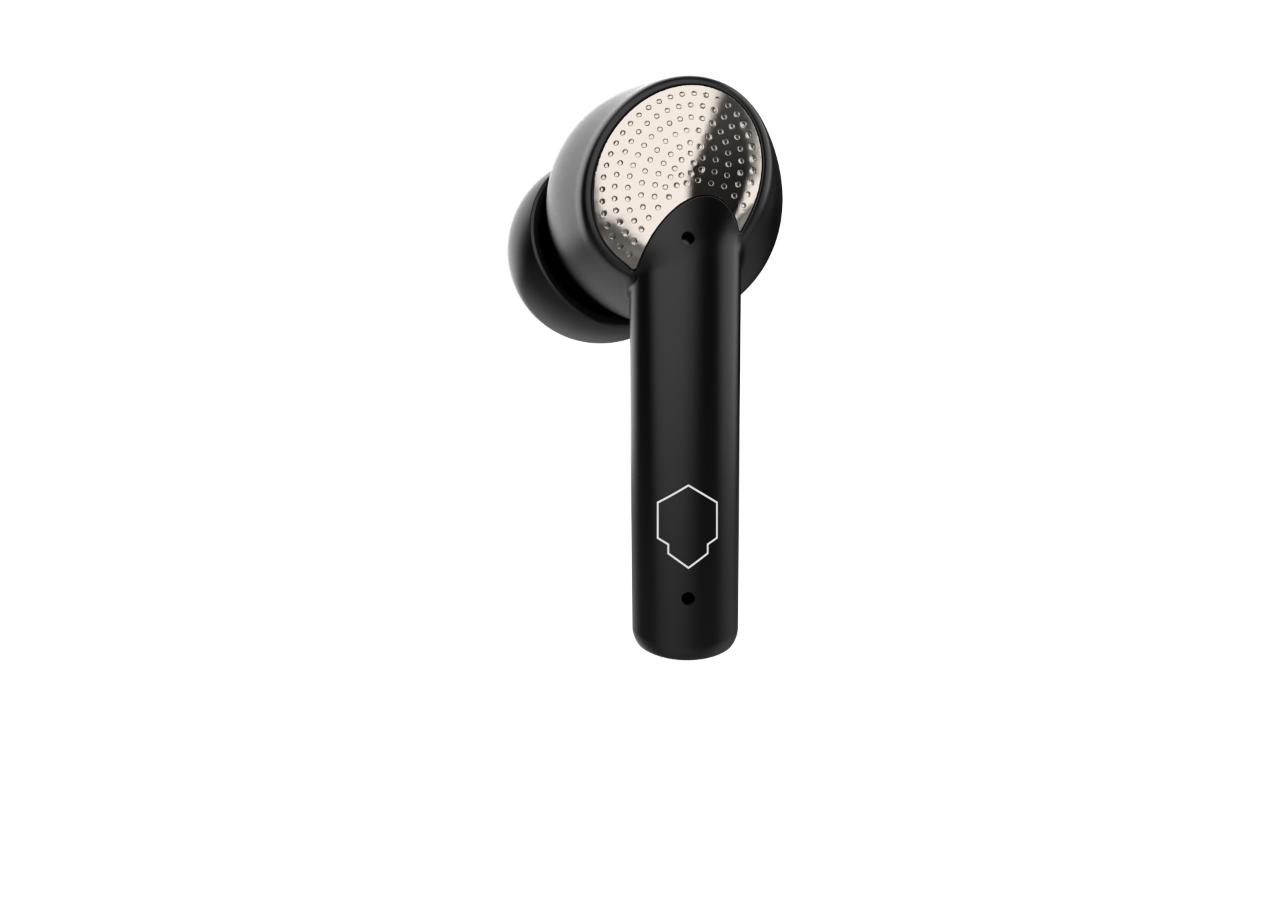
<file: earbud_logo.html>
<!--
  KeyShotXR
  (c) Copyright 2012-2017 Luxion ApS - All Rights Reserved.
-->

<!DOCTYPE html>
<html xmlns='http://www.w3.org/1999/xhtml'>
  <head>
    <meta http-equiv="X-UA-Compatible" content="IE=Edge"/>
    <meta http-equiv="Content-Type" content="text/html; charset=utf-8"/>
    <meta name="viewport" content="width=device-width, initial-scale=1, maximum-scale=1">
    <title>KeyShotXR</title>
    <style type="text/css">
      body { -ms-touch-action: none; }
    </style>
    <script type="text/javascript" src="earbud_logo/files/KeyShotXR.js"></script>
    <script type="text/javascript">
      var keyshotXR;

      function initKeyShotXR() {
        var nameOfDiv = "KeyShotXR";
        var folderName = "earbud_logo";
        var viewPortWidth = 1920;
        var viewPortHeight = 1080;
        var backgroundColor = "#FFFFFF";
        var uCount = 70;
        var vCount = 1;
        var uWrap = true;
        var vWrap = false;
        var uMouseSensitivity = -0.05;
        var vMouseSensitivity = 0.05;
        var uStartIndex = 69;
        var vStartIndex = 0;
        var minZoom = 1;
        var maxZoom = 1;
        var rotationDamping = 0.96;
        var downScaleToBrowser = true;
        var addDownScaleGUIButton = false;
        var downloadOnInteraction = false;
        var imageExtension = "png";
        var showLoading = true;
        var loadingIcon = "ks_logo.png"; // Set to empty string for default icon.
        var allowFullscreen = true; // Double-click in desktop browsers for fullscreen.
        var uReverse = false;
        var vReverse = false;
        var hotspots = {};
        var isIBooksWidget = false;
        
        keyshotXR = new keyshotXR(nameOfDiv,folderName,viewPortWidth,viewPortHeight,backgroundColor,uCount,vCount,uWrap,vWrap,uMouseSensitivity,vMouseSensitivity,uStartIndex,vStartIndex,minZoom,maxZoom,rotationDamping,downScaleToBrowser,addDownScaleGUIButton,downloadOnInteraction,imageExtension,showLoading,loadingIcon,allowFullscreen,uReverse,vReverse,hotspots,isIBooksWidget);
      }

      window.onload = initKeyShotXR;
    </script>
  </head>
  <body oncontextmenu="return false;">
    <div id="KeyShotXR"></div>
  </body>
</html>
</file>
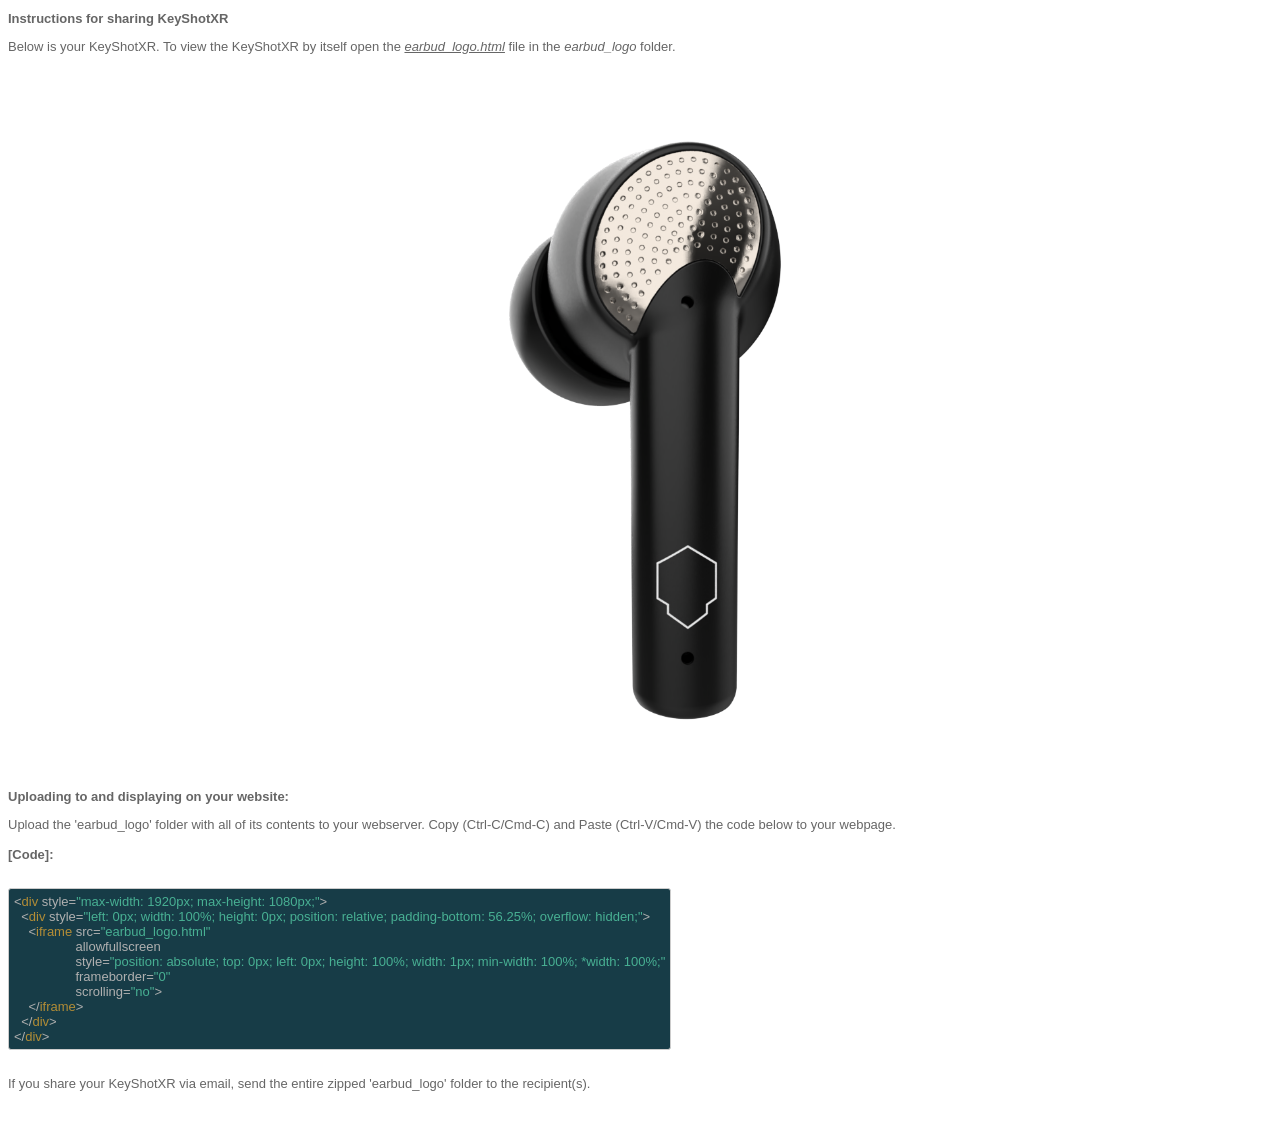
<file: instructions.html>
<!--
  KeyShotXR
  (c) Copyright 2012-2017 Luxion ApS - All Rights Reserved.

  Instructions for deploying KeyShotXR to a website and sharing via email.
-->

<!DOCTYPE html>
<html xmlns='http://www.w3.org/1999/xhtml'>
  <head>
    <meta http-equiv="Content-Type" content="text/html; charset=utf-8"/>
    <title>KeyShotXR instructions</title>
    <style>

      *, html, body {
        font-family: Helvetica, Arial, sans-serif;
        font-size: 13px;
        color: #666666;
      }

      .code {
        display: inline-block;
        padding: 5px;
        border: 1px solid #ccc;
        color: #B0B0B0;
        background-color: #173C47;
        border-radius: 3px;
      }

      .overlay {
        position: absolute;
        display: inline-block;
        width: 1920px; /* same width as iframe below */
        height: 1080px; /* same height as iframe below */
        pointer-events: none;
      }

      .c-tag {
        color: #B38D36;
      }

      .c-attribute {
        color: #48B093;
      }
    </style>
  </head>
  <body>
    <h2>Instructions for sharing KeyShotXR</h2>
    <p>Below is your KeyShotXR. To view the KeyShotXR by itself open the <i><a href="earbud_logo.html">earbud_logo.html</a></i> file in the <i>earbud_logo</i> folder.</p>
    <div style="max-width: 1920px; max-height: 1080px;">
      <div class="overlay" id="overlay">&nbsp;</div>
      <div style="left: 0px; width: 100%; height: 0px; position: relative; padding-bottom: 56.25%; overflow: hidden;">
        <iframe src="earbud_logo.html"
                allowfullscreen
                style="position: absolute; top: 0px; left: 0px; height: 100%; width: 1px; min-width: 100%; *width: 100%;"
                frameborder="0"
                scrolling="no">
        </iframe>
      </div>
    </div>
    <h2>Uploading to and displaying on your website:</h2>
    <p>Upload the 'earbud_logo' folder with all of its contents to your webserver. Copy
    (Ctrl-C/Cmd-C) and Paste (Ctrl-V/Cmd-V) the code below to your webpage.
    <br>
    <br>
    <b>[Code]:</b>
    <pre class="code">&lt;<span class="c-tag">div</span> style=<span class="c-attribute">"max-width: 1920px; max-height: 1080px;"</span>&gt;
  &lt;<span class="c-tag">div</span> style=<span class="c-attribute">"left: 0px; width: 100%; height: 0px; position: relative; padding-bottom: 56.25%; overflow: hidden;"</span>&gt;
    &lt;<span class="c-tag">iframe</span> src=<span class="c-attribute">"earbud_logo.html"</span>
                 allowfullscreen
                 style=<span class="c-attribute">"position: absolute; top: 0px; left: 0px; height: 100%; width: 1px; min-width: 100%; *width: 100%;"</span>
                 frameborder=<span class="c-attribute">"0"</span>
                 scrolling=<span class="c-attribute">"no"</span>&gt;
    &lt;/<span class="c-tag">iframe</span>&gt;
  &lt;/<span class="c-tag">div</span>&gt;
&lt;/<span class="c-tag">div</span>&gt;</pre>
    </p>
    <p>If you share your KeyShotXR via email, send the entire zipped 'earbud_logo' folder
    to the recipient(s).</p>
   <script>
   // In cases where the mouse is in a drag state and dragged
   // outside of the iframe the event is still activated
   // when focusing back into the iframe. This will block the event until
   // the mouse activates the event.
   var blockEvent = true;
   if (blockEvent) {
     var overlay = document.getElementById("overlay");

     document.addEventListener("mousedown", function(e) {
       overlay.style.pointerEvents = "none";
     }, false);

     document.addEventListener("mouseup", function(e) {
       overlay.style.pointerEvents = "auto";
     }, false);
   }
   </script>
  </body>
</html>
</file>
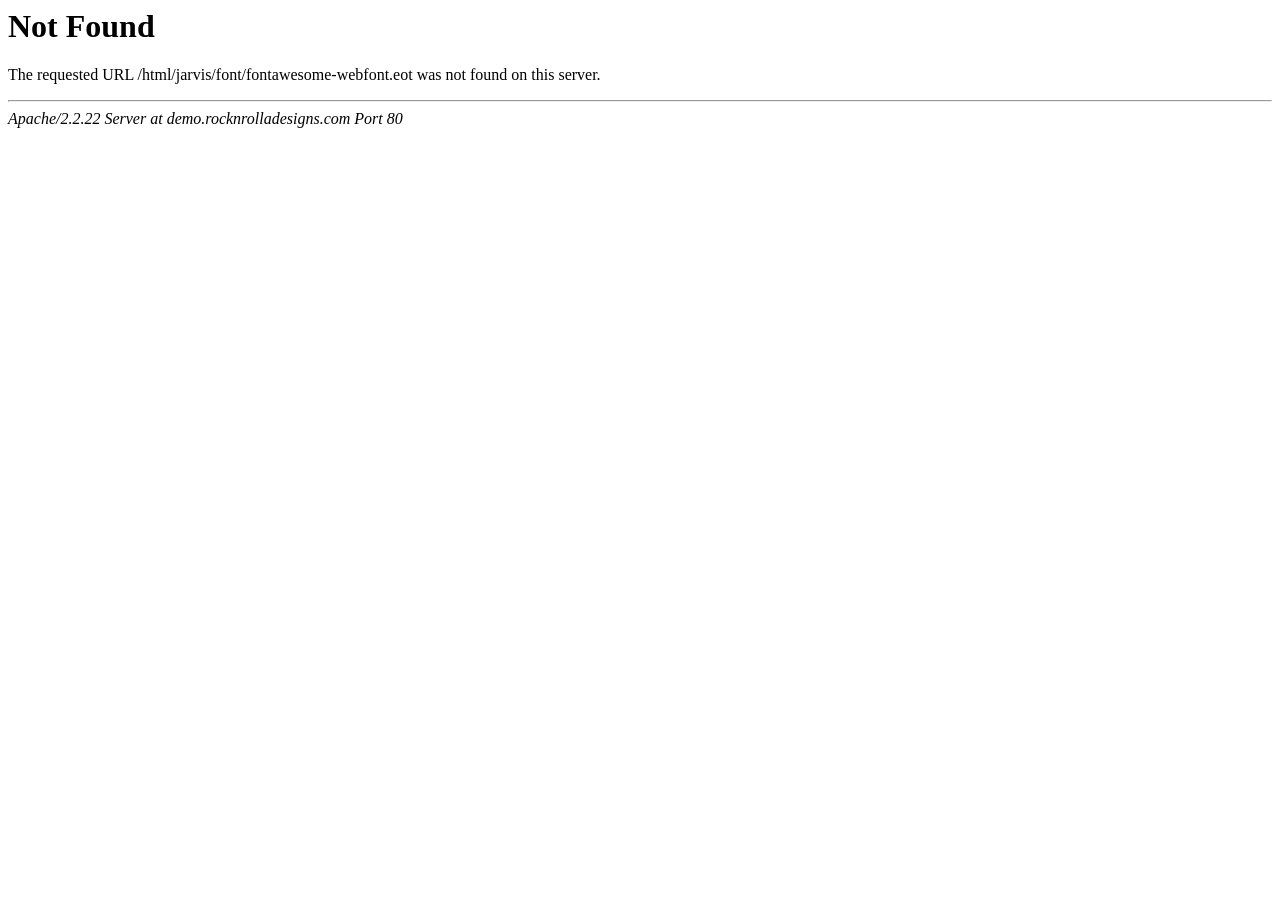
<file: font/fontawesome-webfontd41d.html>
<!DOCTYPE HTML PUBLIC "-//IETF//DTD HTML 2.0//EN">
<html><head>
<title>404 Not Found</title>
</head><body>
<h1>Not Found</h1>
<p>The requested URL /html/jarvis/font/fontawesome-webfont.eot was not found on this server.</p>
<hr>
<address>Apache/2.2.22 Server at demo.rocknrolladesigns.com Port 80</address>
</body></html>
</file>
